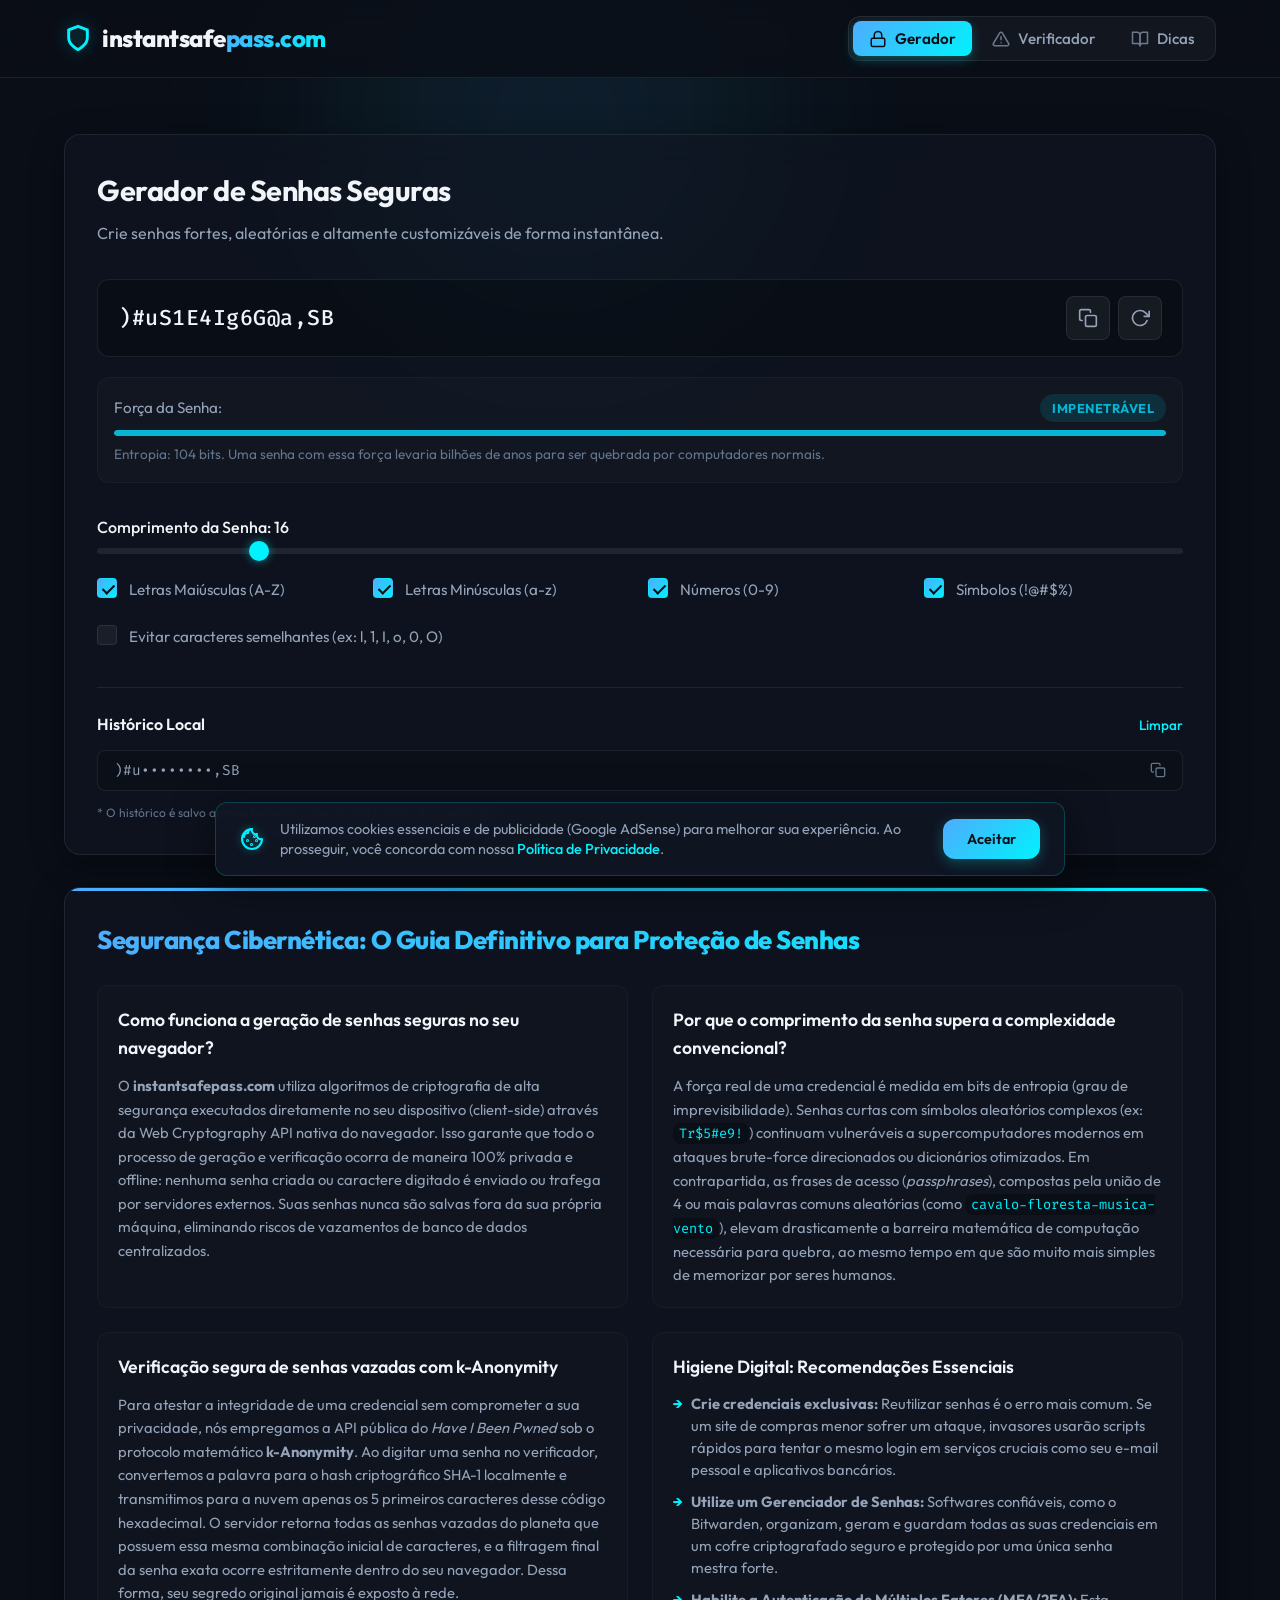
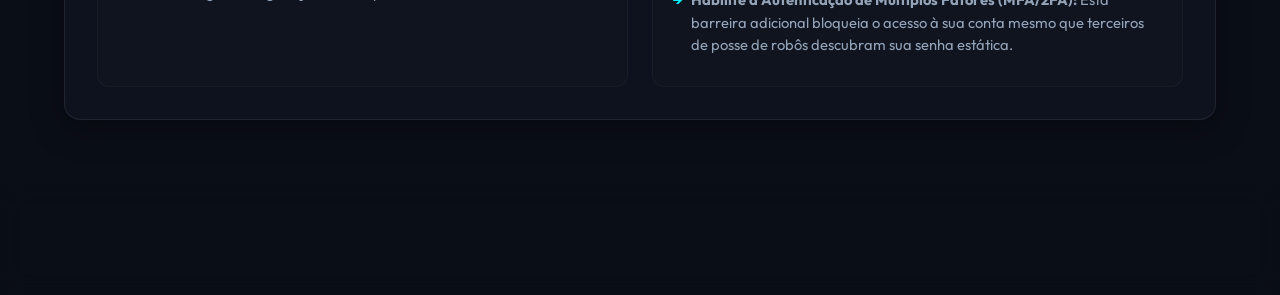
<file: index.html>
<!DOCTYPE html>
<html lang="pt-BR">
<head>
    <meta charset="UTF-8">
    <meta name="viewport" content="width=device-width, initial-scale=1.0">
    <title>Gerador de Senhas Fortes & Verificador de Vazamentos | instantsafepass.com</title>
    <meta name="description" content="Gere senhas extremamente fortes e seguras de forma totalmente privada ou verifique se suas senhas atuais foram expostas em vazamentos de dados públicos.">
    <!-- Google Fonts -->
    <link rel="preconnect" href="https://fonts.googleapis.com">
    <link rel="preconnect" href="https://fonts.gstatic.com" crossorigin>
    <link href="https://fonts.googleapis.com/css2?family=Fira+Code:wght@400;500;700&family=Outfit:wght@300;400;500;600;700;800&display=swap" rel="stylesheet">
    <!-- Favicon -->
    <link rel="icon" type="image/png" href="logo_5to1_instantsafepass_1781832918423.png">
    <!-- Folha de Estilos -->
    <link rel="stylesheet" href="style.css">
    <!-- Google AdSense -->
    <script async src="https://pagead2.googlesyndication.com/pagead/js/adsbygoogle.js?client=ca-pub-7460453752192668"
         crossorigin="anonymous"></script>
</head>
<body>
    <div class="glow-bg"></div>

    <header class="app-header">
        <div class="container header-container">
            <div class="logo">
                <svg class="logo-icon" xmlns="http://www.w3.org/2000/svg" viewBox="0 0 24 24" fill="none" stroke="currentColor" stroke-width="2.5" stroke-linecap="round" stroke-linejoin="round"><path d="M12 22s8-4 8-10V5l-8-3-8 3v7c0 6 8 10 8 10z"/></svg>
                <h1>instantsafe<span>pass.com</span></h1>
            </div>
            <nav class="nav-tabs" role="tablist">
                <button class="tab-btn active" id="tab-generator" role="tab" aria-selected="true" aria-controls="panel-generator">
                    <svg xmlns="http://www.w3.org/2000/svg" width="18" height="18" viewBox="0 0 24 24" fill="none" stroke="currentColor" stroke-width="2" stroke-linecap="round" stroke-linejoin="round"><rect x="3" y="11" width="18" height="11" rx="2" ry="2"/><path d="M7 11V7a5 5 0 0 1 10 0v4"/></svg>
                    Gerador
                </button>
                <button class="tab-btn" id="tab-checker" role="tab" aria-selected="false" aria-controls="panel-checker">
                    <svg xmlns="http://www.w3.org/2000/svg" width="18" height="18" viewBox="0 0 24 24" fill="none" stroke="currentColor" stroke-width="2" stroke-linecap="round" stroke-linejoin="round"><path d="M10.29 3.86L1.82 18a2 2 0 0 0 1.71 3h16.94a2 2 0 0 0 1.71-3L13.71 3.86a2 2 0 0 0-3.42 0z"/><line x1="12" y1="9" x2="12" y2="13"/><line x1="12" y1="17" x2="12.01" y2="17"/></svg>
                    Verificador
                </button>
                <button class="tab-btn" id="tab-tips" role="tab" aria-selected="false" aria-controls="panel-tips">
                    <svg xmlns="http://www.w3.org/2000/svg" width="18" height="18" viewBox="0 0 24 24" fill="none" stroke="currentColor" stroke-width="2" stroke-linecap="round" stroke-linejoin="round"><path d="M2 3h6a4 4 0 0 1 4 4v14a3 3 0 0 0-3-3H2z"/><path d="M22 3h-6a4 4 0 0 0-4 4v14a3 3 0 0 1 3-3h7z"/></svg>
                    Dicas
                </button>
            </nav>
        </div>
    </header>

    <main class="container main-content">

        <div class="app-grid">
            <section class="main-card">
                <!-- Panel do Gerador -->
                <div id="panel-generator" class="tab-panel active" role="tabpanel" aria-labelledby="tab-generator">
                    <h2 class="section-title">Gerador de Senhas Seguras</h2>
                    <p class="section-desc">Crie senhas fortes, aleatórias e altamente customizáveis de forma instantânea.</p>

                    <div class="display-container">
                        <input type="text" id="generated-password" class="password-display" readonly value="Gere sua senha abaixo..." aria-label="Senha gerada">
                        <div class="display-actions">
                            <button id="btn-copy" class="action-btn" title="Copiar Senha">
                                <svg xmlns="http://www.w3.org/2000/svg" width="20" height="20" viewBox="0 0 24 24" fill="none" stroke="currentColor" stroke-width="2" stroke-linecap="round" stroke-linejoin="round" class="icon-copy"><rect x="9" y="9" width="13" height="13" rx="2" ry="2"/><path d="M5 15H4a2 2 0 0 1-2-2V4a2 2 0 0 1 2-2h9a2 2 0 0 1 2 2v1"/></svg>
                                <svg xmlns="http://www.w3.org/2000/svg" width="20" height="20" viewBox="0 0 24 24" fill="none" stroke="currentColor" stroke-width="2" stroke-linecap="round" stroke-linejoin="round" class="icon-check hidden"><polyline points="20 6 9 17 4 12"/></svg>
                            </button>
                            <button id="btn-refresh" class="action-btn" title="Gerar Nova Senha">
                                <svg xmlns="http://www.w3.org/2000/svg" width="20" height="20" viewBox="0 0 24 24" fill="none" stroke="currentColor" stroke-width="2" stroke-linecap="round" stroke-linejoin="round"><polyline points="23 4 23 10 17 10"/><path d="M20.49 15a9 9 0 1 1-2.12-9.36L23 10"/></svg>
                            </button>
                        </div>
                    </div>

                    <!-- Medidor de Força -->
                    <div class="strength-meter-container">
                        <div class="strength-labels">
                            <span>Força da Senha:</span>
                            <span id="strength-badge" class="strength-badge empty">Aguardando...</span>
                        </div>
                        <div class="strength-bar-bg">
                            <div id="strength-bar" class="strength-bar"></div>
                        </div>
                        <div id="entropy-info" class="entropy-info"></div>
                    </div>

                    <!-- Configurações do Gerador -->
                    <div class="generator-settings">
                        <div class="setting-group">
                            <div class="setting-header">
                                <label for="password-length">Comprimento da Senha: <span id="length-val">16</span></label>
                            </div>
                            <div class="range-slider">
                                <input type="range" id="password-length" min="8" max="64" value="16" class="slider">
                            </div>
                        </div>

                        <div class="checkbox-grid">
                            <label class="custom-checkbox">
                                <input type="checkbox" id="chk-uppercase" checked>
                                <span class="checkmark"></span>
                                Letras Maiúsculas (A-Z)
                            </label>
                            <label class="custom-checkbox">
                                <input type="checkbox" id="chk-lowercase" checked>
                                <span class="checkmark"></span>
                                Letras Minúsculas (a-z)
                            </label>
                            <label class="custom-checkbox">
                                <input type="checkbox" id="chk-numbers" checked>
                                <span class="checkmark"></span>
                                Números (0-9)
                            </label>
                            <label class="custom-checkbox">
                                <input type="checkbox" id="chk-symbols" checked>
                                <span class="checkmark"></span>
                                Símbolos (!@#$%)
                            </label>
                            <label class="custom-checkbox full-width">
                                <input type="checkbox" id="chk-exclude-ambiguous">
                                <span class="checkmark"></span>
                                Evitar caracteres semelhantes (ex: l, 1, I, o, 0, O)
                            </label>
                        </div>
                    </div>

                    <!-- Histórico local de senhas -->
                    <div class="history-container">
                        <div class="history-header">
                            <h3>Histórico Local</h3>
                            <button id="btn-clear-history" class="text-btn">Limpar</button>
                        </div>
                        <ul id="history-list" class="history-list">
                            <li class="empty-history">Nenhuma senha no histórico recente.</li>
                        </ul>
                        <p class="history-disclaimer">* O histórico é salvo apenas temporariamente nesta sessão de navegação.</p>
                    </div>
                </div>

                <!-- Panel do Verificador -->
                <div id="panel-checker" class="tab-panel" role="tabpanel" aria-labelledby="tab-checker">
                    <h2 class="section-title">Verificador de Vazamentos</h2>
                    <p class="section-desc">Consulte de forma totalmente anônima se sua senha foi exposta em algum vazamento de dados conhecido usando a API do *Have I Been Pwned*.</p>

                    <div class="checker-input-container">
                        <div class="input-wrapper">
                            <input type="password" id="check-password-input" class="password-input" placeholder="Digite uma senha para testar..." aria-label="Senha para verificar">
                            <button id="btn-toggle-visibility" class="visibility-btn" title="Mostrar/Ocultar Senha">
                                <svg xmlns="http://www.w3.org/2000/svg" width="20" height="20" viewBox="0 0 24 24" fill="none" stroke="currentColor" stroke-width="2" stroke-linecap="round" stroke-linejoin="round" class="icon-eye"><path d="M1 12s4-8 11-8 11 8 11 8-4 8-11 8-11-8-11-8z"/><circle cx="12" cy="12" r="3"/></svg>
                                <svg xmlns="http://www.w3.org/2000/svg" width="20" height="20" viewBox="0 0 24 24" fill="none" stroke="currentColor" stroke-width="2" stroke-linecap="round" stroke-linejoin="round" class="icon-eye-off hidden"><path d="M17.94 17.94A10.07 10.07 0 0 1 12 20c-7 0-11-8-11-8a18.45 18.45 0 0 1 5.06-5.94M9.9 4.24A9.12 9.12 0 0 1 12 4c7 0 11 8 11 8a18.5 18.5 0 0 1-2.16 3.19m-6.72-1.07a3 3 0 1 1-4.24-4.24"/><line x1="1" y1="1" x2="23" y2="23"/></svg>
                            </button>
                        </div>
                        <button id="btn-verify-leak" class="primary-btn">
                            <span>Verificar Segurança</span>
                            <div class="spinner hidden" id="checker-spinner"></div>
                        </button>
                    </div>

                    <!-- Medidor de Força em Tempo Real da Senha Digitada -->
                    <div class="live-strength-container hidden" id="live-strength-box">
                        <div class="strength-labels">
                            <span>Força local:</span>
                            <span id="live-strength-badge" class="strength-badge empty">Aguardando...</span>
                        </div>
                        <div class="strength-bar-bg">
                            <div id="live-strength-bar" class="strength-bar"></div>
                        </div>
                    </div>

                    <!-- Estimativa de Brute Force -->
                    <div class="brute-force-container hidden" id="brute-force-box">
                        <svg xmlns="http://www.w3.org/2000/svg" width="18" height="18" viewBox="0 0 24 24" fill="none" stroke="currentColor" stroke-width="2" stroke-linecap="round" stroke-linejoin="round" class="icon-clock"><circle cx="12" cy="12" r="10"/><polyline points="12 6 12 12 16 14"/></svg>
                        <span>Tempo estimado para quebra: <strong id="brute-force-time">Calculando...</strong></span>
                    </div>

                    <!-- Resultados da Verificação -->
                    <div id="checker-results" class="results-box hidden">
                        <!-- Será populado dinamicamente via JS -->
                    </div>

                    <div class="security-privacy-notice">
                        <svg xmlns="http://www.w3.org/2000/svg" width="18" height="18" viewBox="0 0 24 24" fill="none" stroke="currentColor" stroke-width="2" stroke-linecap="round" stroke-linejoin="round"><rect x="3" y="11" width="18" height="11" rx="2" ry="2"/><path d="M7 11V7a5 5 0 0 1 10 0v4"/></svg>
                        <p><strong>Nota de Privacidade:</strong> Sua senha é protegida pelo protocolo <em>k-Anonymity</em>. Apenas os primeiros 5 caracteres do hash SHA-1 da senha são enviados ao servidor remoto. Sua senha original nunca deixa seu navegador.</p>
                    </div>
                </div>

                <!-- Panel das Dicas -->
                <div id="panel-tips" class="tab-panel" role="tabpanel" aria-labelledby="tab-tips">
                    <h2 class="section-title">Higiene Digital & Dicas de Segurança</h2>
                    <p class="section-desc">Entenda como proteger suas contas e dados com práticas recomendadas por especialistas.</p>

                    <!-- Gerador de Passphrase Interativo -->
                    <div class="passphrase-card">
                        <div class="passphrase-header">
                            <div class="passphrase-title-wrapper">
                                <svg class="passphrase-icon" xmlns="http://www.w3.org/2000/svg" width="22" height="22" viewBox="0 0 24 24" fill="none" stroke="currentColor" stroke-width="2" stroke-linecap="round" stroke-linejoin="round"><path d="M4 19.5A2.5 2.5 0 0 1 6.5 17H20"/><path d="M6.5 2H20v20H6.5A2.5 2.5 0 0 1 4 19.5v-15A2.5 2.5 0 0 1 6.5 2z"/></svg>
                                <h3>Gerador de Frases de Acesso (Passphrase)</h3>
                            </div>
                            <span class="badge-recommended">Recomendado</span>
                        </div>
                        <p class="passphrase-desc">Uma frase de acesso combina palavras aleatórias. Elas são incrivelmente difíceis de adivinhar por computadores, mas muito fáceis de memorizar para seres humanos.</p>
                        
                        <div class="passphrase-display-container">
                            <div id="passphrase-display" class="passphrase-display">Carregando frase...</div>
                            <div class="passphrase-actions">
                                <button id="btn-copy-passphrase" class="action-btn" title="Copiar Frase">
                                    <svg xmlns="http://www.w3.org/2000/svg" width="18" height="18" viewBox="0 0 24 24" fill="none" stroke="currentColor" stroke-width="2" stroke-linecap="round" stroke-linejoin="round" class="icon-copy-pass"><rect x="9" y="9" width="13" height="13" rx="2" ry="2"/><path d="M5 15H4a2 2 0 0 1-2-2V4a2 2 0 0 1 2-2h9a2 2 0 0 1 2 2v1"/></svg>
                                    <svg xmlns="http://www.w3.org/2000/svg" width="18" height="18" viewBox="0 0 24 24" fill="none" stroke="currentColor" stroke-width="2" stroke-linecap="round" stroke-linejoin="round" class="icon-check-pass hidden"><polyline points="20 6 9 17 4 12"/></svg>
                                </button>
                                <button id="btn-refresh-passphrase" class="action-btn" title="Gerar Nova Frase">
                                    <svg xmlns="http://www.w3.org/2000/svg" width="18" height="18" viewBox="0 0 24 24" fill="none" stroke="currentColor" stroke-width="2" stroke-linecap="round" stroke-linejoin="round"><polyline points="23 4 23 10 17 10"/><path d="M20.49 15a9 9 0 1 1-2.12-9.36L23 10"/></svg>
                                </button>
                            </div>
                        </div>
                    </div>

                    <div class="tips-grid">
                        <article class="tip-card">
                            <div class="tip-icon">
                                <svg xmlns="http://www.w3.org/2000/svg" width="24" height="24" viewBox="0 0 24 24" fill="none" stroke="currentColor" stroke-width="2" stroke-linecap="round" stroke-linejoin="round"><path d="M21 16V8a2 2 0 0 0-1-1.73l-7-4a2 2 0 0 0-2 0l-7 4A2 2 0 0 0 3 8v8a2 2 0 0 0 1 1.73l7 4a2 2 0 0 0 2 0l7-4A2 2 0 0 0 21 16z"/><polyline points="3.27 6.96 12 12.01 20.73 6.96"/><line x1="12" y1="22.08" x2="12" y2="12"/></svg>
                            </div>
                            <h3>Não reutilize senhas</h3>
                            <p>Utilizar a mesma senha para seu banco, e-mail e redes sociais significa que um único vazamento comprometerá todas as suas contas. Use senhas exclusivas.</p>
                        </article>

                        <article class="tip-card">
                            <div class="tip-icon">
                                <svg xmlns="http://www.w3.org/2000/svg" width="24" height="24" viewBox="0 0 24 24" fill="none" stroke="currentColor" stroke-width="2" stroke-linecap="round" stroke-linejoin="round"><rect x="3" y="11" width="18" height="11" rx="2" ry="2"/><path d="M7 11V7a5 5 0 0 1 10 0v4"/></svg>
                            </div>
                            <h3>Use Gerenciadores de Senhas</h3>
                            <p>Gerenciadores como Bitwarden, 1Password ou LastPass ajudam a gerar, guardar de forma criptografada e preencher senhas complexas automaticamente.</p>
                        </article>

                        <article class="tip-card">
                            <div class="tip-icon">
                                <svg xmlns="http://www.w3.org/2000/svg" width="24" height="24" viewBox="0 0 24 24" fill="none" stroke="currentColor" stroke-width="2" stroke-linecap="round" stroke-linejoin="round"><path d="M12 22s8-4 8-10V5l-8-3-8 3v7c0 6 8 10 8 10z"/></svg>
                            </div>
                            <h3>Ative Autenticação de Dois Fatores (2FA)</h3>
                            <p>O 2FA adiciona uma camada de segurança extra. Mesmo se um invasor descobrir sua senha, ele ainda precisará de um código de verificação enviado ao seu celular.</p>
                        </article>

                        <article class="tip-card">
                            <div class="tip-icon">
                                <svg xmlns="http://www.w3.org/2000/svg" width="24" height="24" viewBox="0 0 24 24" fill="none" stroke="currentColor" stroke-width="2" stroke-linecap="round" stroke-linejoin="round"><circle cx="12" cy="12" r="10"/><line x1="12" y1="16" x2="12" y2="12"/><line x1="12" y1="8" x2="12.01" y2="8"/></svg>
                            </div>
                            <h3>Comprimento vence Complexidade</h3>
                            <p>Uma senha longa de 16 caracteres (ex: uma frase aleatória) é muito mais difícil de quebrar por força bruta do que uma senha curta de 8 caracteres cheia de símbolos complexos.</p>
                        </article>
                    </div>
                </div>
            </section>

        </div>

        <!-- Seção de Conteúdo Educativo e SEO de Alto Valor -->
        <section class="seo-content-card">
            <h2 class="seo-title">Segurança Cibernética: O Guia Definitivo para Proteção de Senhas</h2>
            
            <div class="seo-grid">
                <article class="seo-article">
                    <h3>Como funciona a geração de senhas seguras no seu navegador?</h3>
                    <p>O <strong>instantsafepass.com</strong> utiliza algoritmos de criptografia de alta segurança executados diretamente no seu dispositivo (client-side) através da Web Cryptography API nativa do navegador. Isso garante que todo o processo de geração e verificação ocorra de maneira 100% privada e offline: nenhuma senha criada ou caractere digitado é enviado ou trafega por servidores externos. Suas senhas nunca são salvas fora da sua própria máquina, eliminando riscos de vazamentos de banco de dados centralizados.</p>
                </article>

                <article class="seo-article">
                    <h3>Por que o comprimento da senha supera a complexidade convencional?</h3>
                    <p>A força real de uma credencial é medida em bits de entropia (grau de imprevisibilidade). Senhas curtas com símbolos aleatórios complexos (ex: <code>Tr$5#e9!</code>) continuam vulneráveis a supercomputadores modernos em ataques brute-force direcionados ou dicionários otimizados. Em contrapartida, as frases de acesso (<em>passphrases</em>), compostas pela união de 4 ou mais palavras comuns aleatórias (como <code>cavalo-floresta-musica-vento</code>), elevam drasticamente a barreira matemática de computação necessária para quebra, ao mesmo tempo em que são muito mais simples de memorizar por seres humanos.</p>
                </article>

                <article class="seo-article">
                    <h3>Verificação segura de senhas vazadas com k-Anonymity</h3>
                    <p>Para atestar a integridade de uma credencial sem comprometer a sua privacidade, nós empregamos a API pública do <em>Have I Been Pwned</em> sob o protocolo matemático <strong>k-Anonymity</strong>. Ao digitar uma senha no verificador, convertemos a palavra para o hash criptográfico SHA-1 localmente e transmitimos para a nuvem apenas os 5 primeiros caracteres desse código hexadecimal. O servidor retorna todas as senhas vazadas do planeta que possuem essa mesma combinação inicial de caracteres, e a filtragem final da senha exata ocorre estritamente dentro do seu navegador. Dessa forma, seu segredo original jamais é exposto à rede.</p>
                </article>

                <article class="seo-article">
                    <h3>Higiene Digital: Recomendações Essenciais</h3>
                    <ul>
                        <li><strong>Crie credenciais exclusivas:</strong> Reutilizar senhas é o erro mais comum. Se um site de compras menor sofrer um ataque, invasores usarão scripts rápidos para tentar o mesmo login em serviços cruciais como seu e-mail pessoal e aplicativos bancários.</li>
                        <li><strong>Utilize um Gerenciador de Senhas:</strong> Softwares confiáveis, como o Bitwarden, organizam, geram e guardam todas as suas credenciais em um cofre criptografado seguro e protegido por uma única senha mestra forte.</li>
                        <li><strong>Habilite a Autenticação de Múltiplos Fatores (MFA/2FA):</strong> Esta barreira adicional bloqueia o acesso à sua conta mesmo que terceiros de posse de robôs descubram sua senha estática.</li>
                    </ul>
                </article>
            </div>
        </section>
    </main>

    <footer class="app-footer">
        <div class="container footer-content">
            <p>&copy; 2026 instantsafepass.com. Todos os direitos reservados. Suporte: contato@instantsafepass.com</p>
            <nav class="footer-links">
                <a href="#tab-generator" id="link-to-generator">Gerador</a>
                <a href="#tab-checker" id="link-to-checker">Verificador</a>
                <a href="#tab-tips" id="link-to-tips">Dicas de Segurança</a>
                <a href="termos-uso.html">Termos de Uso</a>
                <a href="politica-privacidade.html">Política de Privacidade</a>
                <a href="mailto:contato@instantsafepass.com">Contato</a>
            </nav>
        </div>
    </footer>

    <!-- Banner de Consentimento de Cookies (LGPD) -->
    <div id="cookie-consent-banner" class="cookie-banner hidden">
        <div class="cookie-content">
            <svg xmlns="http://www.w3.org/2000/svg" width="24" height="24" viewBox="0 0 24 24" fill="none" stroke="currentColor" stroke-width="2" stroke-linecap="round" stroke-linejoin="round" class="cookie-icon"><path d="M12 2a10 10 0 1 0 10 10 4 4 0 0 1-5-5 4 4 0 0 1-5-5Z"/><path d="M12 2a4 4 0 0 0-4 4 4 4 0 0 0-4 4"/><circle cx="7.5" cy="13.5" r=".5"/><circle cx="11.5" cy="17.5" r=".5"/><circle cx="16.5" cy="13.5" r=".5"/><circle cx="14.5" cy="9.5" r=".5"/></svg>
            <p>Utilizamos cookies essenciais e de publicidade (Google AdSense) para melhorar sua experiência. Ao prosseguir, você concorda com nossa <a href="politica-privacidade.html">Política de Privacidade</a>.</p>
        </div>
        <button id="btn-accept-cookies" class="primary-btn cookie-accept-btn">Aceitar</button>
    </div>

    <!-- Script Principal -->
    <script src="app.js"></script>
</body>
</html>
</file>
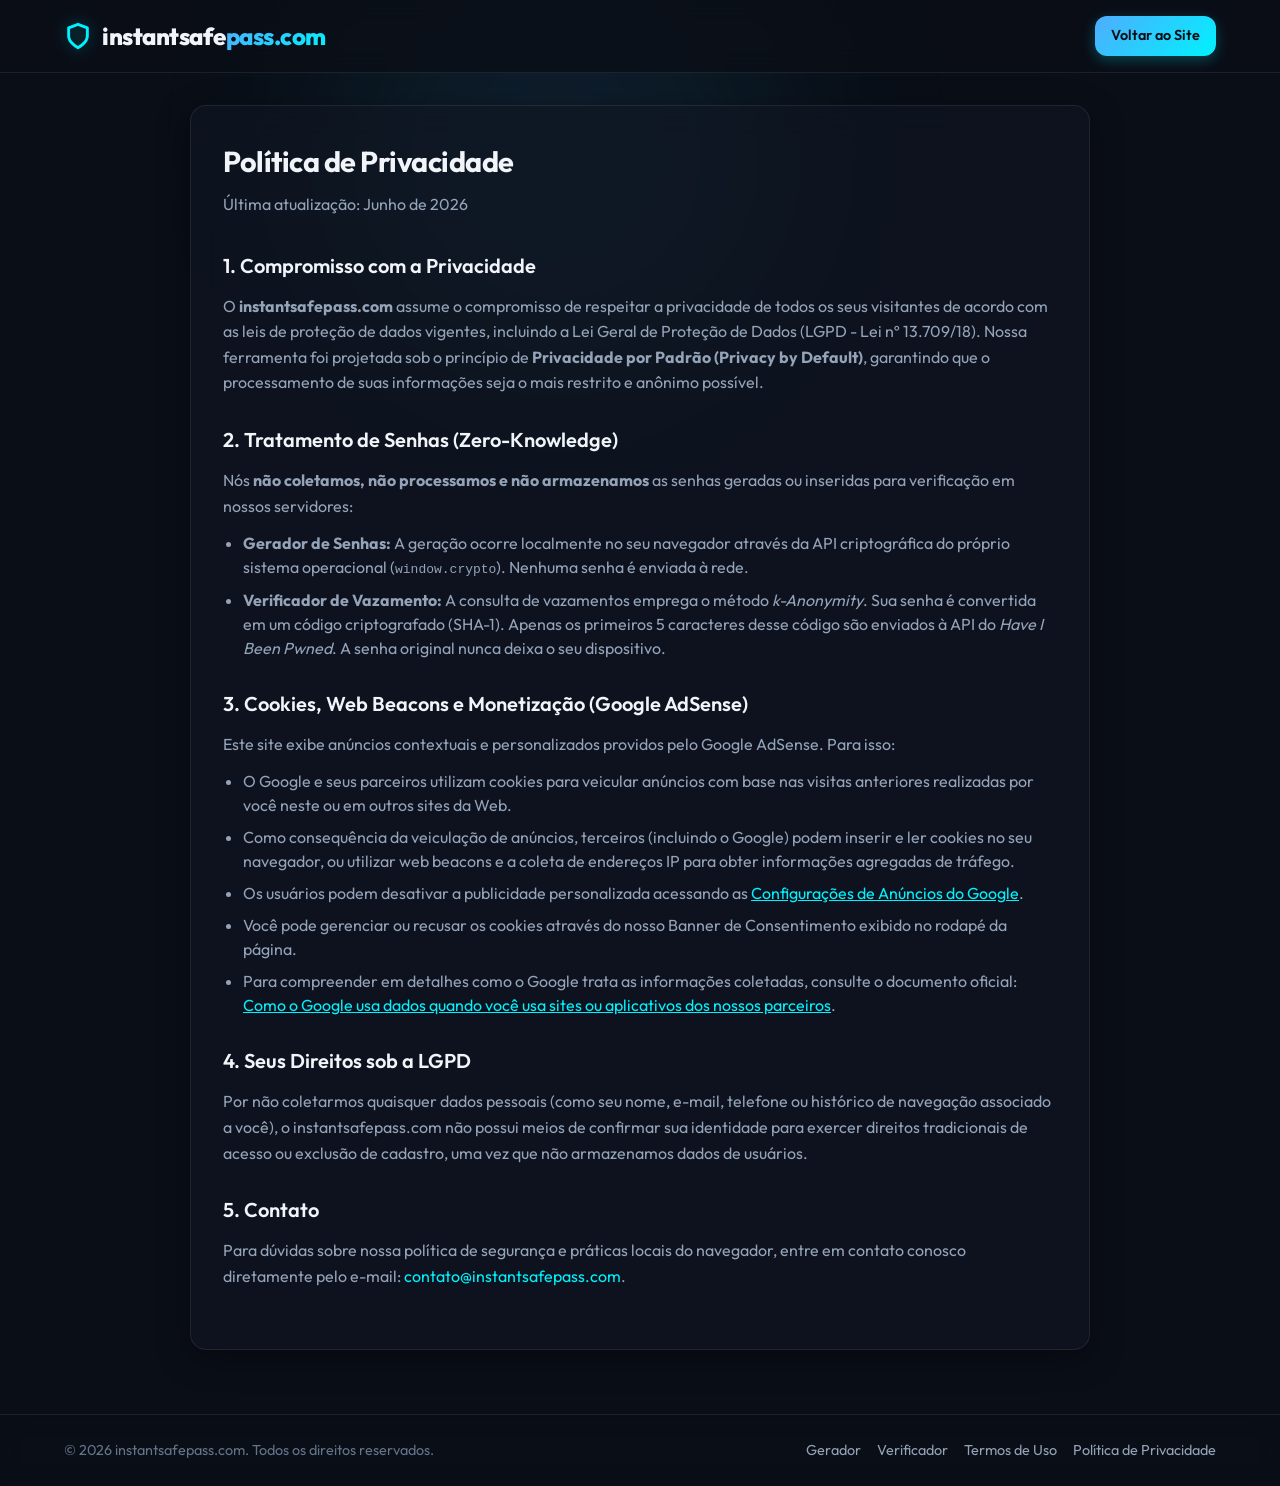
<file: politica-privacidade.html>
<!DOCTYPE html>
<html lang="pt-BR">
<head>
    <meta charset="UTF-8">
    <meta name="viewport" content="width=device-width, initial-scale=1.0">
    <title>Política de Privacidade | instantsafepass.com</title>
    <!-- Google Fonts -->
    <link rel="preconnect" href="https://fonts.googleapis.com">
    <link rel="preconnect" href="https://fonts.gstatic.com" crossorigin>
    <link href="https://fonts.googleapis.com/css2?family=Outfit:wght@300;400;500;600;700;800&display=swap" rel="stylesheet">
    <!-- Favicon -->
    <link rel="icon" type="image/png" href="logo_5to1_instantsafepass_1781832918423.png">
    <!-- Folha de Estilos -->
    <link rel="stylesheet" href="style.css">
    <!-- Google AdSense -->
    <script async src="https://pagead2.googlesyndication.com/pagead/js/adsbygoogle.js?client=ca-pub-7460453752192668"
         crossorigin="anonymous"></script>
</head>
<body>
    <div class="glow-bg"></div>

    <header class="app-header">
        <div class="container header-container">
            <div class="logo">
                <svg class="logo-icon" xmlns="http://www.w3.org/2000/svg" viewBox="0 0 24 24" fill="none" stroke="currentColor" stroke-width="2.5" stroke-linecap="round" stroke-linejoin="round"><path d="M12 22s8-4 8-10V5l-8-3-8 3v7c0 6 8 10 8 10z"/></svg>
                <a href="index.html" style="text-decoration: none; color: inherit;"><h1>instantsafe<span>pass.com</span></h1></a>
            </div>
            <a href="index.html" class="primary-btn" style="text-decoration: none; font-size: 0.9rem; min-height: 40px; padding: 0 16px;">Voltar ao Site</a>
        </div>
    </header>

    <main class="container main-content">
        <article class="main-card legal-page-content">
            <h2 class="section-title">Política de Privacidade</h2>
            <p class="section-desc">Última atualização: Junho de 2026</p>

            <section class="legal-section">
                <h3>1. Compromisso com a Privacidade</h3>
                <p>O <strong>instantsafepass.com</strong> assume o compromisso de respeitar a privacidade de todos os seus visitantes de acordo com as leis de proteção de dados vigentes, incluindo a Lei Geral de Proteção de Dados (LGPD - Lei nº 13.709/18). Nossa ferramenta foi projetada sob o princípio de <strong>Privacidade por Padrão (Privacy by Default)</strong>, garantindo que o processamento de suas informações seja o mais restrito e anônimo possível.</p>
            </section>

            <section class="legal-section">
                <h3>2. Tratamento de Senhas (Zero-Knowledge)</h3>
                <p>Nós <strong>não coletamos, não processamos e não armazenamos</strong> as senhas geradas ou inseridas para verificação em nossos servidores:</p>
                <ul>
                    <li><strong>Gerador de Senhas:</strong> A geração ocorre localmente no seu navegador através da API criptográfica do próprio sistema operacional (<code>window.crypto</code>). Nenhuma senha é enviada à rede.</li>
                    <li><strong>Verificador de Vazamento:</strong> A consulta de vazamentos emprega o método <em>k-Anonymity</em>. Sua senha é convertida em um código criptografado (SHA-1). Apenas os primeiros 5 caracteres desse código são enviados à API do <em>Have I Been Pwned</em>. A senha original nunca deixa o seu dispositivo.</li>
                </ul>
            </section>

            <section class="legal-section">
                <h3>3. Cookies, Web Beacons e Monetização (Google AdSense)</h3>
                <p>Este site exibe anúncios contextuais e personalizados providos pelo Google AdSense. Para isso:</p>
                <ul>
                    <li>O Google e seus parceiros utilizam cookies para veicular anúncios com base nas visitas anteriores realizadas por você neste ou em outros sites da Web.</li>
                    <li>Como consequência da veiculação de anúncios, terceiros (incluindo o Google) podem inserir e ler cookies no seu navegador, ou utilizar web beacons e a coleta de endereços IP para obter informações agregadas de tráfego.</li>
                    <li>Os usuários podem desativar a publicidade personalizada acessando as <a href="https://adssettings.google.com/" target="_blank" rel="noopener noreferrer" style="color: var(--accent-blue);">Configurações de Anúncios do Google</a>.</li>
                    <li>Você pode gerenciar ou recusar os cookies através do nosso Banner de Consentimento exibido no rodapé da página.</li>
                    <li>Para compreender em detalhes como o Google trata as informações coletadas, consulte o documento oficial: <a href="https://policies.google.com/technologies/partner-sites" target="_blank" rel="noopener noreferrer" style="color: var(--accent-blue);">Como o Google usa dados quando você usa sites ou aplicativos dos nossos parceiros</a>.</li>
                </ul>
            </section>

            <section class="legal-section">
                <h3>4. Seus Direitos sob a LGPD</h3>
                <p>Por não coletarmos quaisquer dados pessoais (como seu nome, e-mail, telefone ou histórico de navegação associado a você), o instantsafepass.com não possui meios de confirmar sua identidade para exercer direitos tradicionais de acesso ou exclusão de cadastro, uma vez que não armazenamos dados de usuários.</p>
            </section>

            <section class="legal-section">
                <h3>5. Contato</h3>
                <p>Para dúvidas sobre nossa política de segurança e práticas locais do navegador, entre em contato conosco diretamente pelo e-mail: <a href="mailto:contato@instantsafepass.com" style="color: var(--accent-blue); text-decoration: none;">contato@instantsafepass.com</a>.</p>
            </section>
        </article>
    </main>

    <footer class="app-footer">
        <div class="container footer-content">
            <p>&copy; 2026 instantsafepass.com. Todos os direitos reservados.</p>
            <nav class="footer-links">
                <a href="index.html">Gerador</a>
                <a href="index.html#checker">Verificador</a>
                <a href="termos-uso.html">Termos de Uso</a>
                <a href="politica-privacidade.html">Política de Privacidade</a>
            </nav>
        </div>
    </footer>
</body>
</html>
</file>
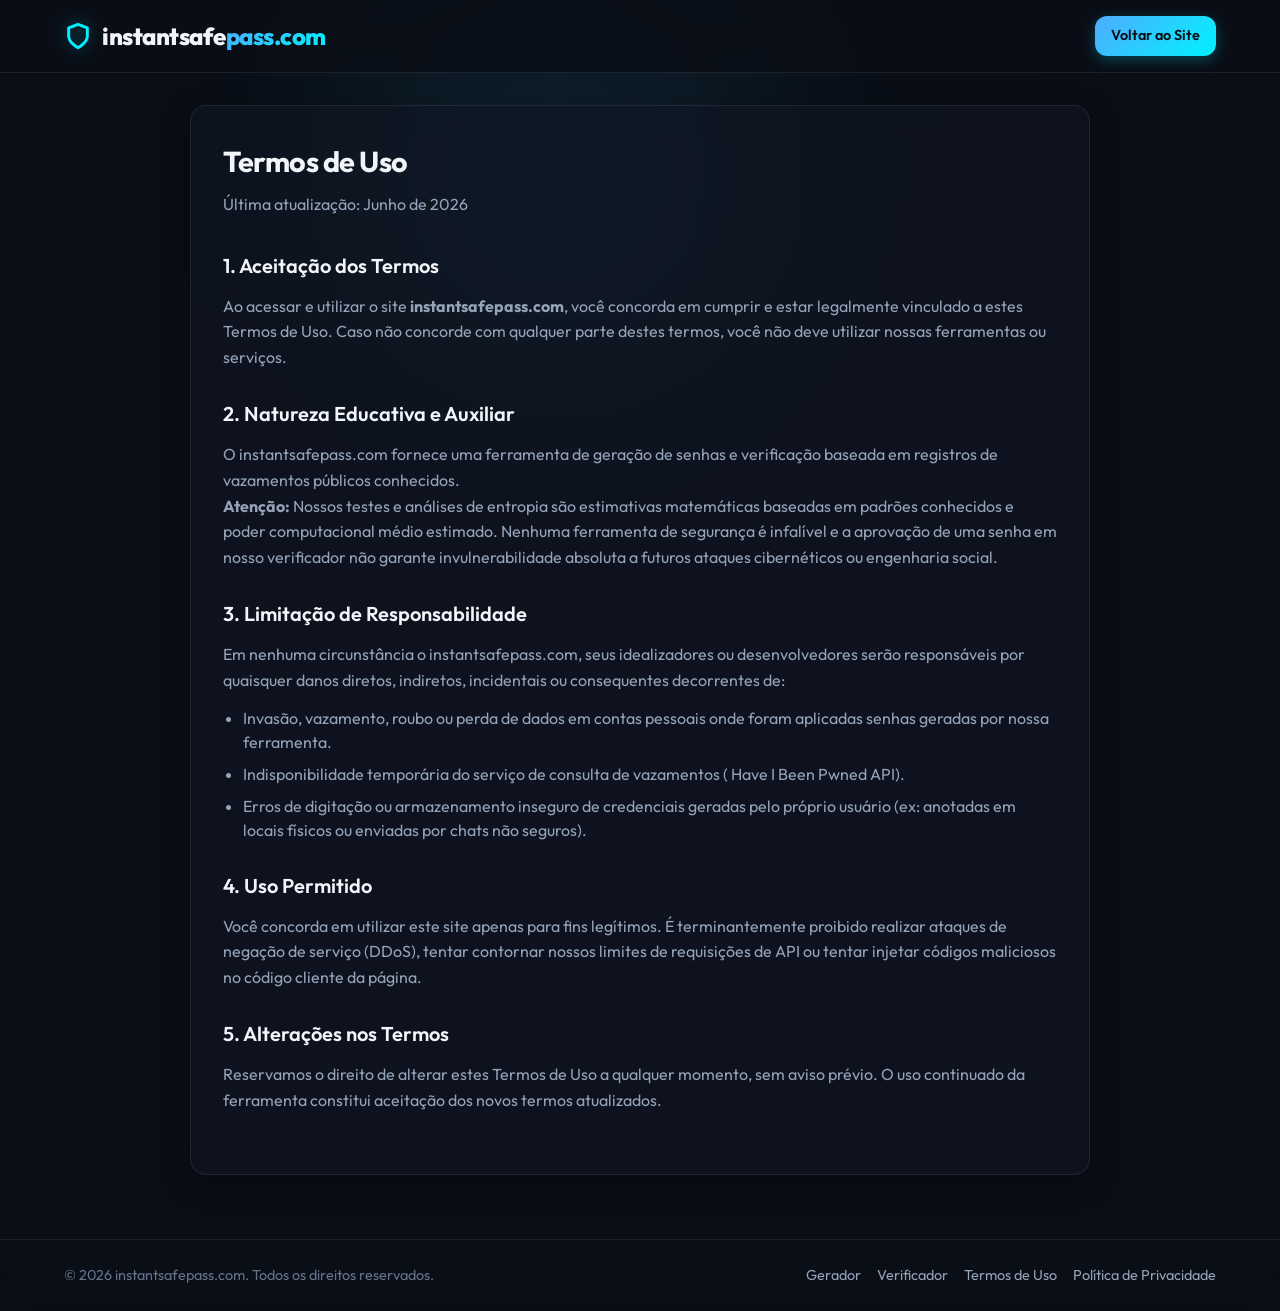
<file: termos-uso.html>
<!DOCTYPE html>
<html lang="pt-BR">
<head>
    <meta charset="UTF-8">
    <meta name="viewport" content="width=device-width, initial-scale=1.0">
    <title>Termos de Uso | instantsafepass.com</title>
    <!-- Google Fonts -->
    <link rel="preconnect" href="https://fonts.googleapis.com">
    <link rel="preconnect" href="https://fonts.gstatic.com" crossorigin>
    <link href="https://fonts.googleapis.com/css2?family=Outfit:wght@300;400;500;600;700;800&display=swap" rel="stylesheet">
    <!-- Favicon -->
    <link rel="icon" type="image/png" href="logo_5to1_instantsafepass_1781832918423.png">
    <!-- Folha de Estilos -->
    <link rel="stylesheet" href="style.css">
    <!-- Google AdSense -->
    <script async src="https://pagead2.googlesyndication.com/pagead/js/adsbygoogle.js?client=ca-pub-7460453752192668"
         crossorigin="anonymous"></script>
</head>
<body>
    <div class="glow-bg"></div>

    <header class="app-header">
        <div class="container header-container">
            <div class="logo">
                <svg class="logo-icon" xmlns="http://www.w3.org/2000/svg" viewBox="0 0 24 24" fill="none" stroke="currentColor" stroke-width="2.5" stroke-linecap="round" stroke-linejoin="round"><path d="M12 22s8-4 8-10V5l-8-3-8 3v7c0 6 8 10 8 10z"/></svg>
                <a href="index.html" style="text-decoration: none; color: inherit;"><h1>instantsafe<span>pass.com</span></h1></a>
            </div>
            <a href="index.html" class="primary-btn" style="text-decoration: none; font-size: 0.9rem; min-height: 40px; padding: 0 16px;">Voltar ao Site</a>
        </div>
    </header>

    <main class="container main-content">
        <article class="main-card legal-page-content">
            <h2 class="section-title">Termos de Uso</h2>
            <p class="section-desc">Última atualização: Junho de 2026</p>

            <section class="legal-section">
                <h3>1. Aceitação dos Termos</h3>
                <p>Ao acessar e utilizar o site <strong>instantsafepass.com</strong>, você concorda em cumprir e estar legalmente vinculado a estes Termos de Uso. Caso não concorde com qualquer parte destes termos, você não deve utilizar nossas ferramentas ou serviços.</p>
            </section>

            <section class="legal-section">
                <h3>2. Natureza Educativa e Auxiliar</h3>
                <p>O instantsafepass.com fornece uma ferramenta de geração de senhas e verificação baseada em registros de vazamentos públicos conhecidos. 
                    <br>
                    <strong>Atenção:</strong> Nossos testes e análises de entropia são estimativas matemáticas baseadas em padrões conhecidos e poder computacional médio estimado. Nenhuma ferramenta de segurança é infalível e a aprovação de uma senha em nosso verificador não garante invulnerabilidade absoluta a futuros ataques cibernéticos ou engenharia social.</p>
            </section>

            <section class="legal-section">
                <h3>3. Limitação de Responsabilidade</h3>
                <p>Em nenhuma circunstância o instantsafepass.com, seus idealizadores ou desenvolvedores serão responsáveis por quaisquer danos diretos, indiretos, incidentais ou consequentes decorrentes de:</p>
                <ul>
                    <li>Invasão, vazamento, roubo ou perda de dados em contas pessoais onde foram aplicadas senhas geradas por nossa ferramenta.</li>
                    <li>Indisponibilidade temporária do serviço de consulta de vazamentos ( Have I Been Pwned API).</li>
                    <li>Erros de digitação ou armazenamento inseguro de credenciais geradas pelo próprio usuário (ex: anotadas em locais físicos ou enviadas por chats não seguros).</li>
                </ul>
            </section>

            <section class="legal-section">
                <h3>4. Uso Permitido</h3>
                <p>Você concorda em utilizar este site apenas para fins legítimos. É terminantemente proibido realizar ataques de negação de serviço (DDoS), tentar contornar nossos limites de requisições de API ou tentar injetar códigos maliciosos no código cliente da página.</p>
            </section>

            <section class="legal-section">
                <h3>5. Alterações nos Termos</h3>
                <p>Reservamos o direito de alterar estes Termos de Uso a qualquer momento, sem aviso prévio. O uso continuado da ferramenta constitui aceitação dos novos termos atualizados.</p>
            </section>
        </article>
    </main>

    <footer class="app-footer">
        <div class="container footer-content">
            <p>&copy; 2026 instantsafepass.com. Todos os direitos reservados.</p>
            <nav class="footer-links">
                <a href="index.html">Gerador</a>
                <a href="index.html#checker">Verificador</a>
                <a href="termos-uso.html">Termos de Uso</a>
                <a href="politica-privacidade.html">Política de Privacidade</a>
            </nav>
        </div>
    </footer>
</body>
</html>
</file>
<file: style.css>
/* ----------------------------------------------------
   DESIGN SYSTEM & CUSTOM PROPERTIES
---------------------------------------------------- */
:root {
    /* Color Palette */
    --bg-dark: #0a0e17;
    --card-bg: rgba(16, 22, 35, 0.65);
    --border-color: rgba(255, 255, 255, 0.08);
    --border-glow: rgba(0, 242, 254, 0.15);
    
    --text-primary: #f1f5f9;
    --text-secondary: #94a3b8;
    --text-muted: #64748b;

    /* Accent & State Colors */
    --accent-blue: #00f2fe;
    --accent-purple: #4facfe;
    --accent-gradient: linear-gradient(135deg, var(--accent-purple) 0%, var(--accent-blue) 100%);
    
    --strength-very-weak: #ef4444; /* Coral/Red */
    --strength-weak: #f97316;      /* Orange */
    --strength-medium: #eab308;    /* Yellow */
    --strength-strong: #10b981;    /* Emerald Green */
    --strength-secure: #06b6d4;    /* Cyan/Blue-Green */

    /* Typography */
    --font-sans: 'Outfit', -apple-system, BlinkMacSystemFont, "Segoe UI", Roboto, sans-serif;
    --font-mono: 'Fira Code', monospace;
    
    /* Layout & Shadows */
    --radius-lg: 16px;
    --radius-md: 12px;
    --radius-sm: 8px;
    --shadow-premium: 0 8px 32px 0 rgba(0, 0, 0, 0.37);
    --transition-smooth: all 0.3s cubic-bezier(0.4, 0, 0.2, 1);
}

/* ----------------------------------------------------
   RESET & BASE STYLES
---------------------------------------------------- */
* {
    box-sizing: border-box;
    margin: 0;
    padding: 0;
}

body {
    background-color: var(--bg-dark);
    color: var(--text-primary);
    font-family: var(--font-sans);
    line-height: 1.6;
    min-height: 100vh;
    display: flex;
    flex-direction: column;
    overflow-x: hidden;
    position: relative;
}

.container {
    width: 100%;
    max-width: 1200px;
    margin: 0 auto;
    padding: 0 24px;
}

/* Dynamic Animated Background */
.glow-bg {
    position: absolute;
    top: -10%;
    left: 20%;
    width: 600px;
    height: 600px;
    background: radial-gradient(circle, rgba(79, 172, 254, 0.12) 0%, rgba(0, 242, 254, 0.05) 50%, rgba(0,0,0,0) 70%);
    z-index: -1;
    pointer-events: none;
    filter: blur(80px);
    animation: pulseGlow 15s infinite alternate;
}

@keyframes pulseGlow {
    0% { transform: translate(0, 0) scale(1); }
    100% { transform: translate(10%, 10%) scale(1.2); }
}

/* ----------------------------------------------------
   HEADER & NAVIGATION
---------------------------------------------------- */
.app-header {
    background-color: rgba(10, 14, 23, 0.8);
    backdrop-filter: blur(12px);
    border-bottom: 1px solid var(--border-color);
    position: sticky;
    top: 0;
    z-index: 100;
    padding: 16px 0;
}

.header-container {
    display: flex;
    justify-content: space-between;
    align-items: center;
    flex-wrap: wrap;
    gap: 16px;
}

.logo {
    display: flex;
    align-items: center;
    gap: 10px;
}

.logo-icon {
    width: 28px;
    height: 28px;
    color: var(--accent-blue);
    filter: drop-shadow(0 0 8px rgba(0, 242, 254, 0.4));
}

.logo h1 {
    font-size: 1.5rem;
    font-weight: 800;
    letter-spacing: -0.5px;
}

.logo h1 span {
    background: var(--accent-gradient);
    -webkit-background-clip: text;
    -webkit-text-fill-color: transparent;
}

.nav-tabs {
    display: flex;
    background-color: rgba(255, 255, 255, 0.04);
    border: 1px solid var(--border-color);
    padding: 4px;
    border-radius: var(--radius-md);
    gap: 4px;
}

.tab-btn {
    background: transparent;
    border: none;
    color: var(--text-secondary);
    padding: 8px 16px;
    border-radius: var(--radius-sm);
    font-family: var(--font-sans);
    font-weight: 500;
    font-size: 0.95rem;
    cursor: pointer;
    display: flex;
    align-items: center;
    gap: 8px;
    transition: var(--transition-smooth);
}

.tab-btn svg {
    opacity: 0.7;
    transition: var(--transition-smooth);
}

.tab-btn:hover {
    color: var(--text-primary);
    background-color: rgba(255, 255, 255, 0.03);
}

.tab-btn.active {
    color: var(--bg-dark);
    background: var(--accent-gradient);
    font-weight: 600;
    box-shadow: 0 4px 12px rgba(0, 242, 254, 0.25);
}

.tab-btn.active svg {
    opacity: 1;
}

/* ----------------------------------------------------
   MAIN CONTENT & LAYOUT
---------------------------------------------------- */
.main-content {
    flex: 1;
    padding-top: 32px;
    padding-bottom: 64px;
}

.app-grid {
    display: grid;
    grid-template-columns: 1fr;
    gap: 32px;
    margin-top: 24px;
}

@media (max-width: 992px) {
    .app-grid {
        grid-template-columns: 1fr;
    }
    .header-container {
        flex-direction: column;
        align-items: center;
    }
}

/* Glassmorphism Cards */
.main-card {
    background: var(--card-bg);
    backdrop-filter: blur(16px);
    -webkit-backdrop-filter: blur(16px);
    border: 1px solid var(--border-color);
    border-radius: var(--radius-lg);
    padding: 32px;
    box-shadow: var(--shadow-premium);
}

.tab-panel {
    display: none;
    animation: fadeIn 0.4s ease-out forwards;
}

.tab-panel.active {
    display: block;
}

@keyframes fadeIn {
    from { opacity: 0; transform: translateY(10px); }
    to { opacity: 1; transform: translateY(0); }
}

.section-title {
    font-size: 1.8rem;
    font-weight: 700;
    margin-bottom: 8px;
    letter-spacing: -0.5px;
}

.section-desc {
    color: var(--text-secondary);
    font-size: 1rem;
    margin-bottom: 32px;
}

/* ----------------------------------------------------
   GERADOR COMPONENTS
---------------------------------------------------- */
.display-container {
    background-color: rgba(0, 0, 0, 0.25);
    border: 1px solid var(--border-color);
    border-radius: var(--radius-md);
    display: flex;
    align-items: center;
    justify-content: space-between;
    padding: 16px 20px;
    margin-bottom: 20px;
    transition: var(--transition-smooth);
}

.display-container:focus-within {
    border-color: var(--accent-blue);
    box-shadow: 0 0 12px rgba(0, 242, 254, 0.15);
}

.password-display {
    background: transparent;
    border: none;
    color: var(--text-primary);
    font-family: var(--font-mono);
    font-size: 1.35rem;
    font-weight: 500;
    width: 100%;
    outline: none;
    letter-spacing: 0.5px;
    text-overflow: ellipsis;
}

.display-actions {
    display: flex;
    gap: 8px;
}

.action-btn {
    background: rgba(255, 255, 255, 0.05);
    border: 1px solid var(--border-color);
    color: var(--text-secondary);
    width: 44px;
    height: 44px;
    border-radius: var(--radius-sm);
    cursor: pointer;
    display: flex;
    align-items: center;
    justify-content: center;
    transition: var(--transition-smooth);
}

.action-btn:hover {
    color: var(--accent-blue);
    background-color: rgba(255, 255, 255, 0.1);
    border-color: rgba(0, 242, 254, 0.3);
}

.action-btn:active {
    transform: scale(0.95);
}

.hidden {
    display: none !important;
}

/* Strength Meter */
.strength-meter-container {
    margin-bottom: 32px;
    background: rgba(255, 255, 255, 0.02);
    border: 1px solid rgba(255, 255, 255, 0.03);
    padding: 16px;
    border-radius: var(--radius-md);
}

.strength-labels {
    display: flex;
    justify-content: space-between;
    align-items: center;
    font-size: 0.95rem;
    margin-bottom: 8px;
}

.strength-labels > span:first-child {
    color: var(--text-secondary);
}

.strength-badge {
    padding: 4px 12px;
    border-radius: 50px;
    font-size: 0.8rem;
    font-weight: 700;
    text-transform: uppercase;
    letter-spacing: 0.5px;
    transition: var(--transition-smooth);
}

.strength-badge.empty { background: rgba(255,255,255,0.06); color: var(--text-muted); }
.strength-badge.very-weak { background: rgba(239, 68, 68, 0.15); color: var(--strength-very-weak); }
.strength-badge.weak { background: rgba(249, 115, 22, 0.15); color: var(--strength-weak); }
.strength-badge.medium { background: rgba(234, 179, 8, 0.15); color: var(--strength-medium); }
.strength-badge.strong { background: rgba(16, 185, 129, 0.15); color: var(--strength-strong); }
.strength-badge.secure { background: rgba(6, 182, 212, 0.15); color: var(--strength-secure); }

.strength-bar-bg {
    height: 6px;
    background-color: rgba(255, 255, 255, 0.06);
    border-radius: 3px;
    overflow: hidden;
    margin-bottom: 8px;
}

.strength-bar {
    height: 100%;
    width: 0%;
    border-radius: 3px;
    transition: width 0.4s ease-out, background-color 0.4s ease-out;
}

.strength-bar.very-weak { width: 20%; background-color: var(--strength-very-weak); }
.strength-bar.weak { width: 40%; background-color: var(--strength-weak); }
.strength-bar.medium { width: 60%; background-color: var(--strength-medium); }
.strength-bar.strong { width: 80%; background-color: var(--strength-strong); }
.strength-bar.secure { width: 100%; background-color: var(--strength-secure); }

.entropy-info {
    font-size: 0.85rem;
    color: var(--text-muted);
}

/* Generator Settings Layout */
.generator-settings {
    display: flex;
    flex-direction: column;
    gap: 24px;
    margin-bottom: 32px;
}

.setting-header {
    display: flex;
    justify-content: space-between;
    margin-bottom: 8px;
    font-weight: 500;
}

.setting-header label {
    color: var(--text-primary);
}

/* Slider Custom styling */
.range-slider {
    display: flex;
    align-items: center;
}

.slider {
    -webkit-appearance: none;
    appearance: none;
    width: 100%;
    height: 6px;
    border-radius: 3px;
    background: rgba(255, 255, 255, 0.08);
    outline: none;
    transition: background 0.3s;
}

.slider::-webkit-slider-thumb {
    -webkit-appearance: none;
    appearance: none;
    width: 20px;
    height: 20px;
    border-radius: 50%;
    background: var(--accent-blue);
    cursor: pointer;
    box-shadow: 0 0 10px rgba(0, 242, 254, 0.5);
    transition: transform 0.1s;
}

.slider::-webkit-slider-thumb:hover {
    transform: scale(1.2);
}

.slider::-moz-range-thumb {
    width: 20px;
    height: 20px;
    border-radius: 50%;
    background: var(--accent-blue);
    cursor: pointer;
    box-shadow: 0 0 10px rgba(0, 242, 254, 0.5);
    border: none;
    transition: transform 0.1s;
}

.slider::-moz-range-thumb:hover {
    transform: scale(1.2);
}

/* Checkbox design */
.checkbox-grid {
    display: grid;
    grid-template-columns: repeat(auto-fit, minmax(220px, 1fr));
    gap: 16px;
}

.custom-checkbox {
    display: flex;
    align-items: center;
    position: relative;
    padding-left: 32px;
    margin-bottom: 6px;
    cursor: pointer;
    font-size: 0.95rem;
    color: var(--text-secondary);
    user-select: none;
    transition: var(--transition-smooth);
}

.custom-checkbox:hover {
    color: var(--text-primary);
}

.custom-checkbox input {
    position: absolute;
    opacity: 0;
    cursor: pointer;
    height: 0;
    width: 0;
}

.checkmark {
    position: absolute;
    top: 0;
    left: 0;
    height: 20px;
    width: 20px;
    background-color: rgba(255, 255, 255, 0.05);
    border: 1px solid var(--border-color);
    border-radius: 4px;
    transition: var(--transition-smooth);
}

.custom-checkbox:hover input ~ .checkmark {
    border-color: rgba(0, 242, 254, 0.4);
}

.custom-checkbox input:checked ~ .checkmark {
    background: var(--accent-gradient);
    border-color: transparent;
}

.checkmark:after {
    content: "";
    position: absolute;
    display: none;
}

.custom-checkbox input:checked ~ .checkmark:after {
    display: block;
}

.custom-checkbox .checkmark:after {
    left: 7px;
    top: 3px;
    width: 5px;
    height: 10px;
    border: solid var(--bg-dark);
    border-width: 0 2px 2px 0;
    transform: rotate(45deg);
}

.full-width {
    grid-column: 1 / -1;
}

/* Histórico de Senhas */
.history-container {
    border-top: 1px solid var(--border-color);
    padding-top: 24px;
    margin-top: 24px;
}

.history-header {
    display: flex;
    justify-content: space-between;
    align-items: center;
    margin-bottom: 12px;
}

.history-header h3 {
    font-size: 1rem;
    font-weight: 600;
    color: var(--text-primary);
}

.text-btn {
    background: transparent;
    border: none;
    color: var(--accent-blue);
    font-family: var(--font-sans);
    font-size: 0.85rem;
    font-weight: 500;
    cursor: pointer;
}

.text-btn:hover {
    text-decoration: underline;
}

.history-list {
    list-style: none;
    display: flex;
    flex-direction: column;
    gap: 8px;
    margin-bottom: 12px;
}

.history-item {
    display: flex;
    justify-content: space-between;
    align-items: center;
    background-color: rgba(0, 0, 0, 0.15);
    padding: 8px 16px;
    border-radius: var(--radius-sm);
    border: 1px solid var(--border-color);
    font-family: var(--font-mono);
    font-size: 0.9rem;
}

.history-item-pwd {
    overflow: hidden;
    text-overflow: ellipsis;
    white-space: nowrap;
    width: 80%;
    color: var(--text-secondary);
}

.history-item-actions {
    display: flex;
    gap: 8px;
}

.history-copy-btn {
    background: transparent;
    border: none;
    color: var(--text-muted);
    cursor: pointer;
    display: flex;
    align-items: center;
    justify-content: center;
    transition: var(--transition-smooth);
}

.history-copy-btn:hover {
    color: var(--accent-blue);
}

.empty-history {
    text-align: center;
    padding: 16px 0;
    color: var(--text-muted);
    font-size: 0.9rem;
    font-style: italic;
}

.history-disclaimer {
    font-size: 0.75rem;
    color: var(--text-muted);
}

/* ----------------------------------------------------
   VERIFICADOR COMPONENTS
---------------------------------------------------- */
.checker-input-container {
    display: flex;
    gap: 16px;
    margin-bottom: 24px;
    flex-wrap: wrap;
}

.input-wrapper {
    position: relative;
    flex: 1;
    min-width: 280px;
}

.password-input {
    width: 100%;
    background-color: rgba(0, 0, 0, 0.25);
    border: 1px solid var(--border-color);
    color: var(--text-primary);
    font-family: var(--font-mono);
    font-size: 1.1rem;
    padding: 14px 50px 14px 20px;
    border-radius: var(--radius-md);
    outline: none;
    transition: var(--transition-smooth);
}

.password-input:focus {
    border-color: var(--accent-blue);
    box-shadow: 0 0 12px rgba(0, 242, 254, 0.15);
}

.visibility-btn {
    position: absolute;
    right: 16px;
    top: 50%;
    transform: translateY(-50%);
    background: transparent;
    border: none;
    color: var(--text-muted);
    cursor: pointer;
    display: flex;
    align-items: center;
    transition: var(--transition-smooth);
}

.visibility-btn:hover {
    color: var(--text-primary);
}

.primary-btn {
    background: var(--accent-gradient);
    border: none;
    color: var(--bg-dark);
    font-family: var(--font-sans);
    font-size: 1rem;
    font-weight: 600;
    padding: 0 28px;
    border-radius: var(--radius-md);
    cursor: pointer;
    display: flex;
    align-items: center;
    justify-content: center;
    gap: 10px;
    box-shadow: 0 4px 14px rgba(0, 242, 254, 0.25);
    transition: var(--transition-smooth);
    min-height: 52px;
}

.primary-btn:hover {
    transform: translateY(-2px);
    box-shadow: 0 6px 20px rgba(0, 242, 254, 0.35);
}

.primary-btn:active {
    transform: translateY(0);
}

.live-strength-container {
    margin-bottom: 24px;
    padding: 12px 16px;
    background: rgba(255, 255, 255, 0.01);
    border: 1px solid rgba(255, 255, 255, 0.02);
    border-radius: var(--radius-md);
}

/* Spinner Loader */
.spinner {
    width: 20px;
    height: 20px;
    border: 2px solid rgba(10, 14, 23, 0.2);
    border-top-color: var(--bg-dark);
    border-radius: 50%;
    animation: spin 0.8s linear infinite;
}

@keyframes spin {
    to { transform: rotate(360deg); }
}

/* Results box */
.results-box {
    padding: 24px;
    border-radius: var(--radius-md);
    margin-bottom: 24px;
    animation: slideDown 0.3s cubic-bezier(0.4, 0, 0.2, 1) forwards;
}

@keyframes slideDown {
    from { opacity: 0; transform: translateY(-10px); }
    to { opacity: 1; transform: translateY(0); }
}

.results-box.danger {
    background-color: rgba(239, 68, 68, 0.08);
    border: 1px solid rgba(239, 68, 68, 0.2);
}

.results-box.success {
    background-color: rgba(16, 185, 129, 0.08);
    border: 1px solid rgba(16, 185, 129, 0.2);
}

.results-box.warning {
    background-color: rgba(249, 115, 22, 0.08);
    border: 1px solid rgba(249, 115, 22, 0.2);
}

.results-title {
    display: flex;
    align-items: center;
    gap: 10px;
    font-size: 1.2rem;
    font-weight: 700;
    margin-bottom: 12px;
}

.results-box.danger .results-title { color: var(--strength-very-weak); }
.results-box.success .results-title { color: var(--strength-strong); }
.results-box.warning .results-title { color: var(--strength-weak); }

.results-body p {
    margin-bottom: 8px;
    color: var(--text-secondary);
}

.security-privacy-notice {
    display: flex;
    gap: 12px;
    padding: 16px;
    background-color: rgba(255, 255, 255, 0.02);
    border: 1px solid var(--border-color);
    border-radius: var(--radius-md);
    margin-top: 32px;
    font-size: 0.85rem;
    color: var(--text-muted);
}

.security-privacy-notice svg {
    flex-shrink: 0;
    margin-top: 2px;
    color: var(--accent-blue);
}

/* ----------------------------------------------------
   DICAS DE SEGURANÇA
---------------------------------------------------- */
.tips-grid {
    display: grid;
    grid-template-columns: repeat(auto-fit, minmax(280px, 1fr));
    gap: 20px;
}

.tip-card {
    background: rgba(255, 255, 255, 0.02);
    border: 1px solid var(--border-color);
    border-radius: var(--radius-md);
    padding: 24px;
    transition: var(--transition-smooth);
}

.tip-card:hover {
    background: rgba(255, 255, 255, 0.04);
    transform: translateY(-4px);
    border-color: rgba(0, 242, 254, 0.2);
}

.tip-icon {
    color: var(--accent-blue);
    margin-bottom: 16px;
}

.tip-card h3 {
    font-size: 1.15rem;
    font-weight: 600;
    margin-bottom: 10px;
    color: var(--text-primary);
}

.tip-card p {
    color: var(--text-secondary);
    font-size: 0.95rem;
    line-height: 1.5;
}

/* ----------------------------------------------------
   SIDEBAR & ADSENSE & AFFILIATES
---------------------------------------------------- */
.sidebar {
    display: flex;
    flex-direction: column;
    gap: 24px;
}

.adsense-placeholder {
    display: flex;
    flex-direction: column;
    align-items: center;
    justify-content: center;
    background: rgba(0, 0, 0, 0.2);
    border: 1px dashed rgba(255, 255, 255, 0.1);
    border-radius: var(--radius-md);
    position: relative;
    overflow: hidden;
}

.ads-label {
    position: absolute;
    top: 4px;
    left: 8px;
    font-size: 0.7rem;
    text-transform: uppercase;
    color: var(--text-muted);
    letter-spacing: 1px;
}

.ads-top {
    min-height: 90px;
    margin-bottom: 24px;
}

.ads-bottom {
    min-height: 90px;
    margin-top: 32px;
}

.ads-sidebar {
    min-height: 250px;
}

.ads-box, .ads-box-vertical {
    font-size: 0.85rem;
    color: var(--text-muted);
}

.affiliate-card {
    background: linear-gradient(135deg, rgba(16, 22, 35, 0.9) 0%, rgba(20, 30, 48, 0.9) 100%);
    border: 1px solid rgba(0, 242, 254, 0.2);
    border-radius: var(--radius-md);
    padding: 24px;
    position: relative;
    overflow: hidden;
    box-shadow: var(--shadow-premium);
}

.affiliate-card::before {
    content: '';
    position: absolute;
    top: 0;
    right: 0;
    width: 80px;
    height: 80px;
    background: radial-gradient(circle, rgba(0, 242, 254, 0.1) 0%, transparent 70%);
}

.affiliate-badge {
    background: var(--accent-gradient);
    color: var(--bg-dark);
    font-size: 0.75rem;
    font-weight: 700;
    text-transform: uppercase;
    padding: 2px 8px;
    border-radius: 4px;
    display: inline-block;
    margin-bottom: 12px;
}

.affiliate-card h3 {
    font-size: 1.2rem;
    font-weight: 700;
    margin-bottom: 10px;
    color: var(--text-primary);
}

.affiliate-card p {
    color: var(--text-secondary);
    font-size: 0.9rem;
    margin-bottom: 20px;
}

.affiliate-link {
    color: var(--accent-blue);
    text-decoration: none;
    font-weight: 600;
    font-size: 0.95rem;
    transition: var(--transition-smooth);
}

.affiliate-link:hover {
    color: var(--text-primary);
    text-shadow: 0 0 8px rgba(0, 242, 254, 0.3);
}

/* Brute Force Simulator */
.brute-force-container {
    display: flex;
    align-items: center;
    gap: 8px;
    margin-top: 12px;
    padding: 10px 14px;
    background-color: rgba(255, 255, 255, 0.02);
    border-radius: var(--radius-sm);
    font-size: 0.9rem;
    color: var(--text-secondary);
}

.brute-force-container .icon-clock {
    color: var(--accent-blue);
}

.brute-force-container strong {
    color: var(--text-primary);
}

/* Passphrase Card */
.passphrase-card {
    background: linear-gradient(135deg, rgba(0, 242, 254, 0.03) 0%, rgba(79, 172, 254, 0.03) 100%);
    border: 1px solid rgba(0, 242, 254, 0.15);
    border-radius: var(--radius-lg);
    padding: 28px;
    margin-bottom: 32px;
    box-shadow: 0 4px 24px rgba(0, 0, 0, 0.2);
}

.passphrase-header {
    display: flex;
    justify-content: space-between;
    align-items: center;
    margin-bottom: 12px;
    flex-wrap: wrap;
    gap: 12px;
}

.passphrase-title-wrapper {
    display: flex;
    align-items: center;
    gap: 10px;
}

.passphrase-icon {
    color: var(--accent-blue);
    filter: drop-shadow(0 0 4px rgba(0, 242, 254, 0.3));
}

.passphrase-header h3 {
    font-size: 1.25rem;
    font-weight: 700;
    letter-spacing: -0.3px;
}

.badge-recommended {
    font-size: 0.75rem;
    font-weight: 700;
    color: var(--accent-blue);
    background-color: rgba(0, 242, 254, 0.1);
    padding: 4px 10px;
    border-radius: 50px;
    letter-spacing: 0.5px;
}

.passphrase-desc {
    color: var(--text-secondary);
    font-size: 0.95rem;
    margin-bottom: 20px;
    line-height: 1.5;
}

.passphrase-display-container {
    display: flex;
    background-color: rgba(0, 0, 0, 0.25);
    border: 1px solid var(--border-color);
    border-radius: var(--radius-md);
    padding: 14px 18px;
    justify-content: space-between;
    align-items: center;
    gap: 16px;
}

.passphrase-display {
    font-family: var(--font-mono);
    font-size: 1.15rem;
    color: var(--text-primary);
    word-break: break-all;
    user-select: all;
    font-weight: 500;
}

.passphrase-actions {
    display: flex;
    gap: 8px;
}

/* ----------------------------------------------------
   FOOTER
---------------------------------------------------- */
.app-footer {
    border-top: 1px solid var(--border-color);
    padding: 24px 0;
    margin-top: auto;
    background-color: rgba(10, 14, 23, 0.5);
    backdrop-filter: blur(12px);
    font-size: 0.9rem;
}

.footer-content {
    display: flex;
    justify-content: space-between;
    align-items: center;
    flex-wrap: wrap;
    gap: 16px;
    color: var(--text-muted);
}

.footer-links {
    display: flex;
    gap: 16px;
    flex-wrap: wrap;
}

.footer-links a {
    color: var(--text-secondary);
    text-decoration: none;
    transition: var(--transition-smooth);
}

.footer-links a:hover {
    color: var(--accent-blue);
}

/* Cookie Consent Banner (LGPD) */
.cookie-banner {
    position: fixed;
    bottom: 24px;
    left: 50%;
    transform: translateX(-50%);
    width: calc(100% - 48px);
    max-width: 850px;
    background: rgba(16, 22, 35, 0.9);
    backdrop-filter: blur(20px);
    -webkit-backdrop-filter: blur(20px);
    border: 1px solid rgba(0, 242, 254, 0.2);
    border-radius: var(--radius-md);
    padding: 16px 24px;
    display: flex;
    align-items: center;
    justify-content: space-between;
    gap: 24px;
    z-index: 1000;
    box-shadow: 0 10px 40px rgba(0, 0, 0, 0.5);
    animation: slideUpCookie 0.5s cubic-bezier(0.4, 0, 0.2, 1) forwards;
}

@keyframes slideUpCookie {
    from { transform: translate(-50%, 100px); opacity: 0; }
    to { transform: translate(-50%, 0); opacity: 1; }
}

.cookie-content {
    display: flex;
    align-items: center;
    gap: 16px;
}

.cookie-icon {
    color: var(--accent-blue);
    flex-shrink: 0;
    filter: drop-shadow(0 0 4px rgba(0, 242, 254, 0.4));
}

.cookie-content p {
    font-size: 0.9rem;
    color: var(--text-secondary);
    line-height: 1.4;
}

.cookie-content p a {
    color: var(--accent-blue);
    text-decoration: none;
    font-weight: 500;
}

.cookie-content p a:hover {
    text-decoration: underline;
}

.cookie-accept-btn {
    min-height: 40px !important;
    padding: 0 24px !important;
    font-size: 0.9rem !important;
    flex-shrink: 0;
}

@media (max-width: 768px) {
    .cookie-banner {
        flex-direction: column;
        align-items: stretch;
        gap: 16px;
        bottom: 16px;
        width: calc(100% - 32px);
    }
    .cookie-content {
        align-items: flex-start;
    }
    .cookie-accept-btn {
        width: 100%;
    }
}

/* Legal Pages Content Styling */
.legal-page-content {
    max-width: 900px;
    margin: 0 auto;
}

.legal-section {
    margin-bottom: 28px;
}

.legal-section h3 {
    font-size: 1.25rem;
    color: var(--text-primary);
    margin-bottom: 12px;
    font-weight: 600;
}

.legal-section p {
    color: var(--text-secondary);
    font-size: 1rem;
    line-height: 1.6;
    margin-bottom: 12px;
}

.legal-section ul {
    margin-left: 20px;
    margin-bottom: 16px;
    color: var(--text-secondary);
}

.legal-section li {
    margin-bottom: 8px;
    line-height: 1.5;
}

/* ----------------------------------------------------
   SEO EDUCATIONAL CONTENT SECTION
   ---------------------------------------------------- */
.seo-content-card {
    background: var(--card-bg);
    border: 1px solid var(--border-color);
    border-radius: var(--radius-lg);
    padding: 32px;
    margin-top: 32px;
    box-shadow: var(--shadow-premium);
    backdrop-filter: blur(12px);
    position: relative;
    overflow: hidden;
}

.seo-content-card::before {
    content: '';
    position: absolute;
    top: 0;
    left: 0;
    width: 100%;
    height: 3px;
    background: var(--accent-gradient);
}

.seo-title {
    font-size: 1.6rem;
    font-weight: 800;
    margin-bottom: 24px;
    background: var(--accent-gradient);
    -webkit-background-clip: text;
    -webkit-text-fill-color: transparent;
    letter-spacing: -0.5px;
}

.seo-grid {
    display: grid;
    grid-template-columns: repeat(2, 1fr);
    gap: 24px;
}

.seo-article {
    background-color: rgba(255, 255, 255, 0.01);
    border: 1px solid rgba(255, 255, 255, 0.03);
    border-radius: var(--radius-md);
    padding: 20px;
    transition: var(--transition-smooth);
}

.seo-article:hover {
    background-color: rgba(255, 255, 255, 0.02);
    border-color: rgba(0, 242, 254, 0.15);
    box-shadow: 0 4px 20px rgba(0, 242, 254, 0.05);
}

.seo-article h3 {
    font-size: 1.1rem;
    color: var(--text-primary);
    margin-bottom: 12px;
    font-weight: 600;
    display: flex;
    align-items: center;
    gap: 8px;
}

.seo-article p {
    color: var(--text-secondary);
    font-size: 0.92rem;
    line-height: 1.6;
}

.seo-article code {
    font-family: var(--font-mono);
    background-color: rgba(0, 0, 0, 0.3);
    color: var(--accent-blue);
    padding: 2px 6px;
    border-radius: var(--radius-sm);
    font-size: 0.85rem;
}

.seo-article ul {
    list-style: none;
    padding-left: 0;
    margin-top: 10px;
}

.seo-article li {
    color: var(--text-secondary);
    font-size: 0.92rem;
    line-height: 1.5;
    margin-bottom: 10px;
    position: relative;
    padding-left: 18px;
}

.seo-article li::before {
    content: '→';
    position: absolute;
    left: 0;
    color: var(--accent-blue);
    font-weight: bold;
}

@media (max-width: 768px) {
    .seo-grid {
        grid-template-columns: 1fr;
    }
    .seo-content-card {
        padding: 24px;
    }
    .seo-title {
        font-size: 1.4rem;
    }
}
</file>
